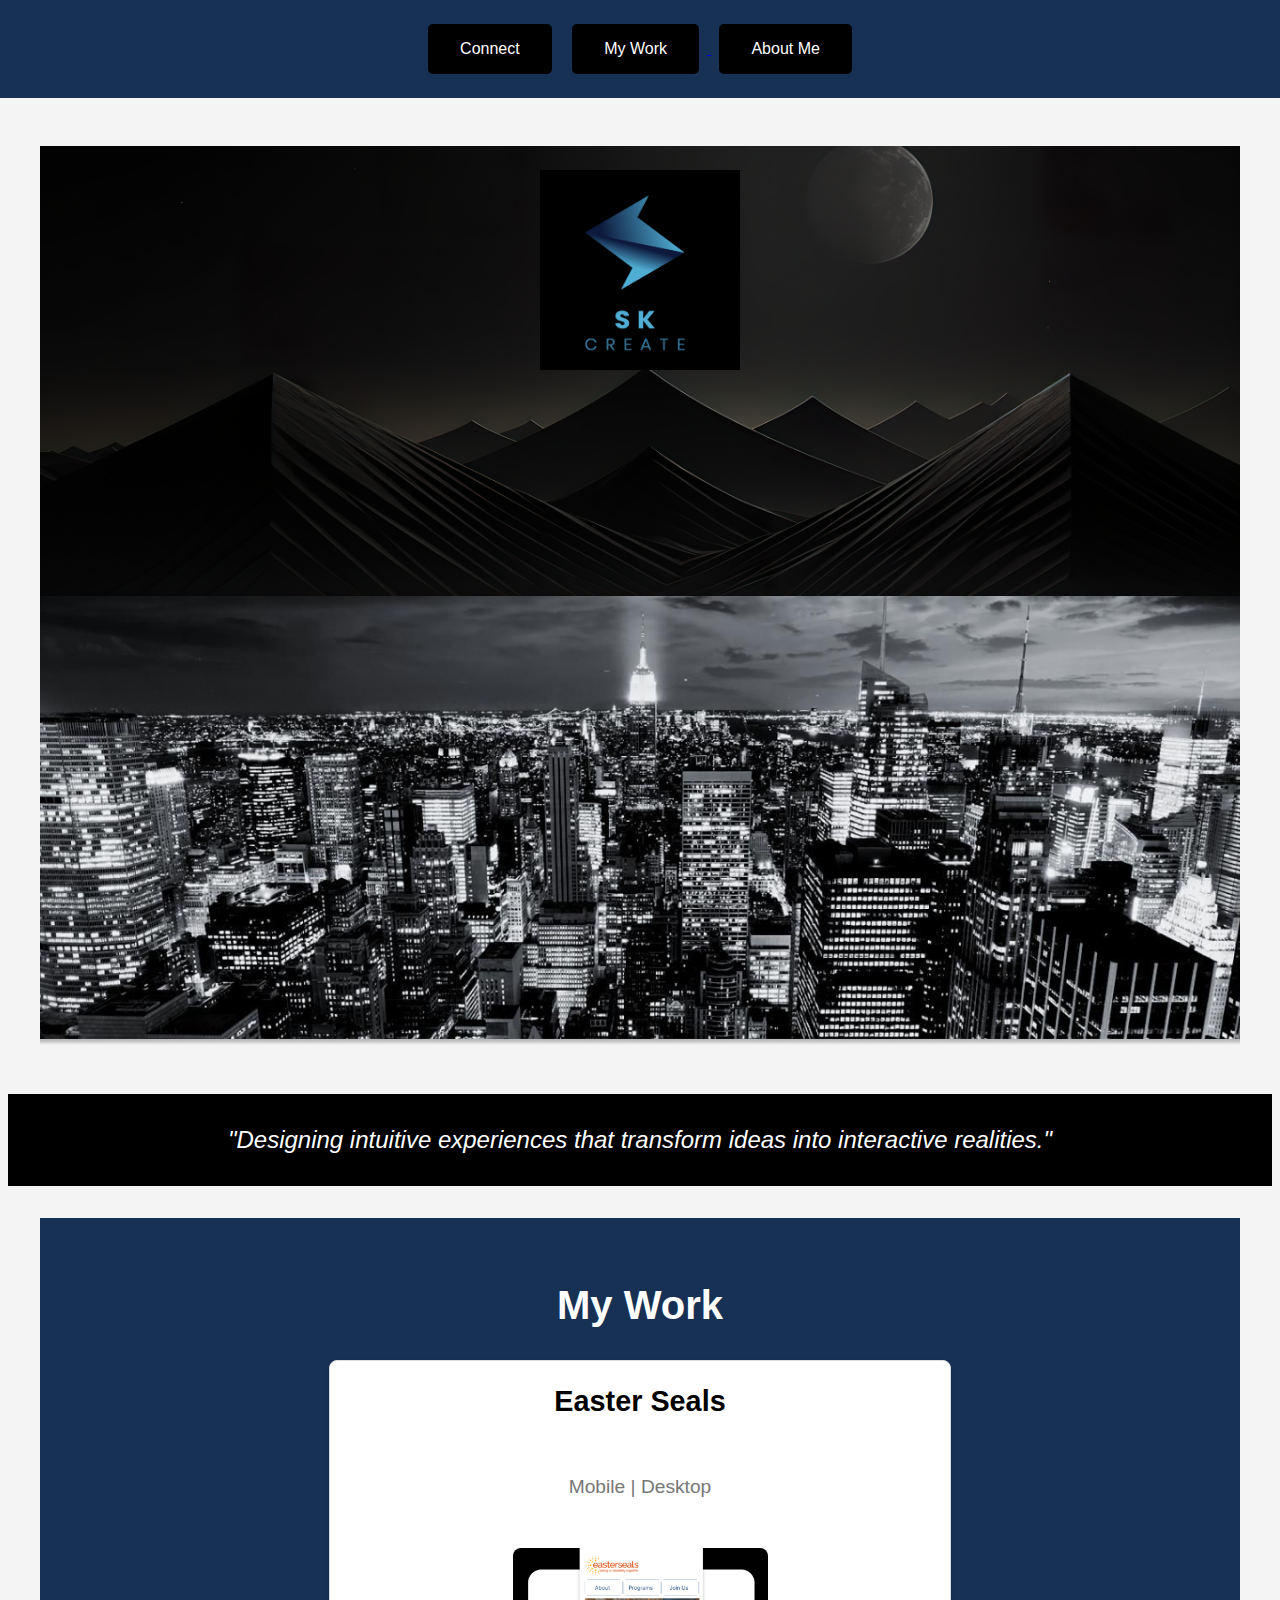
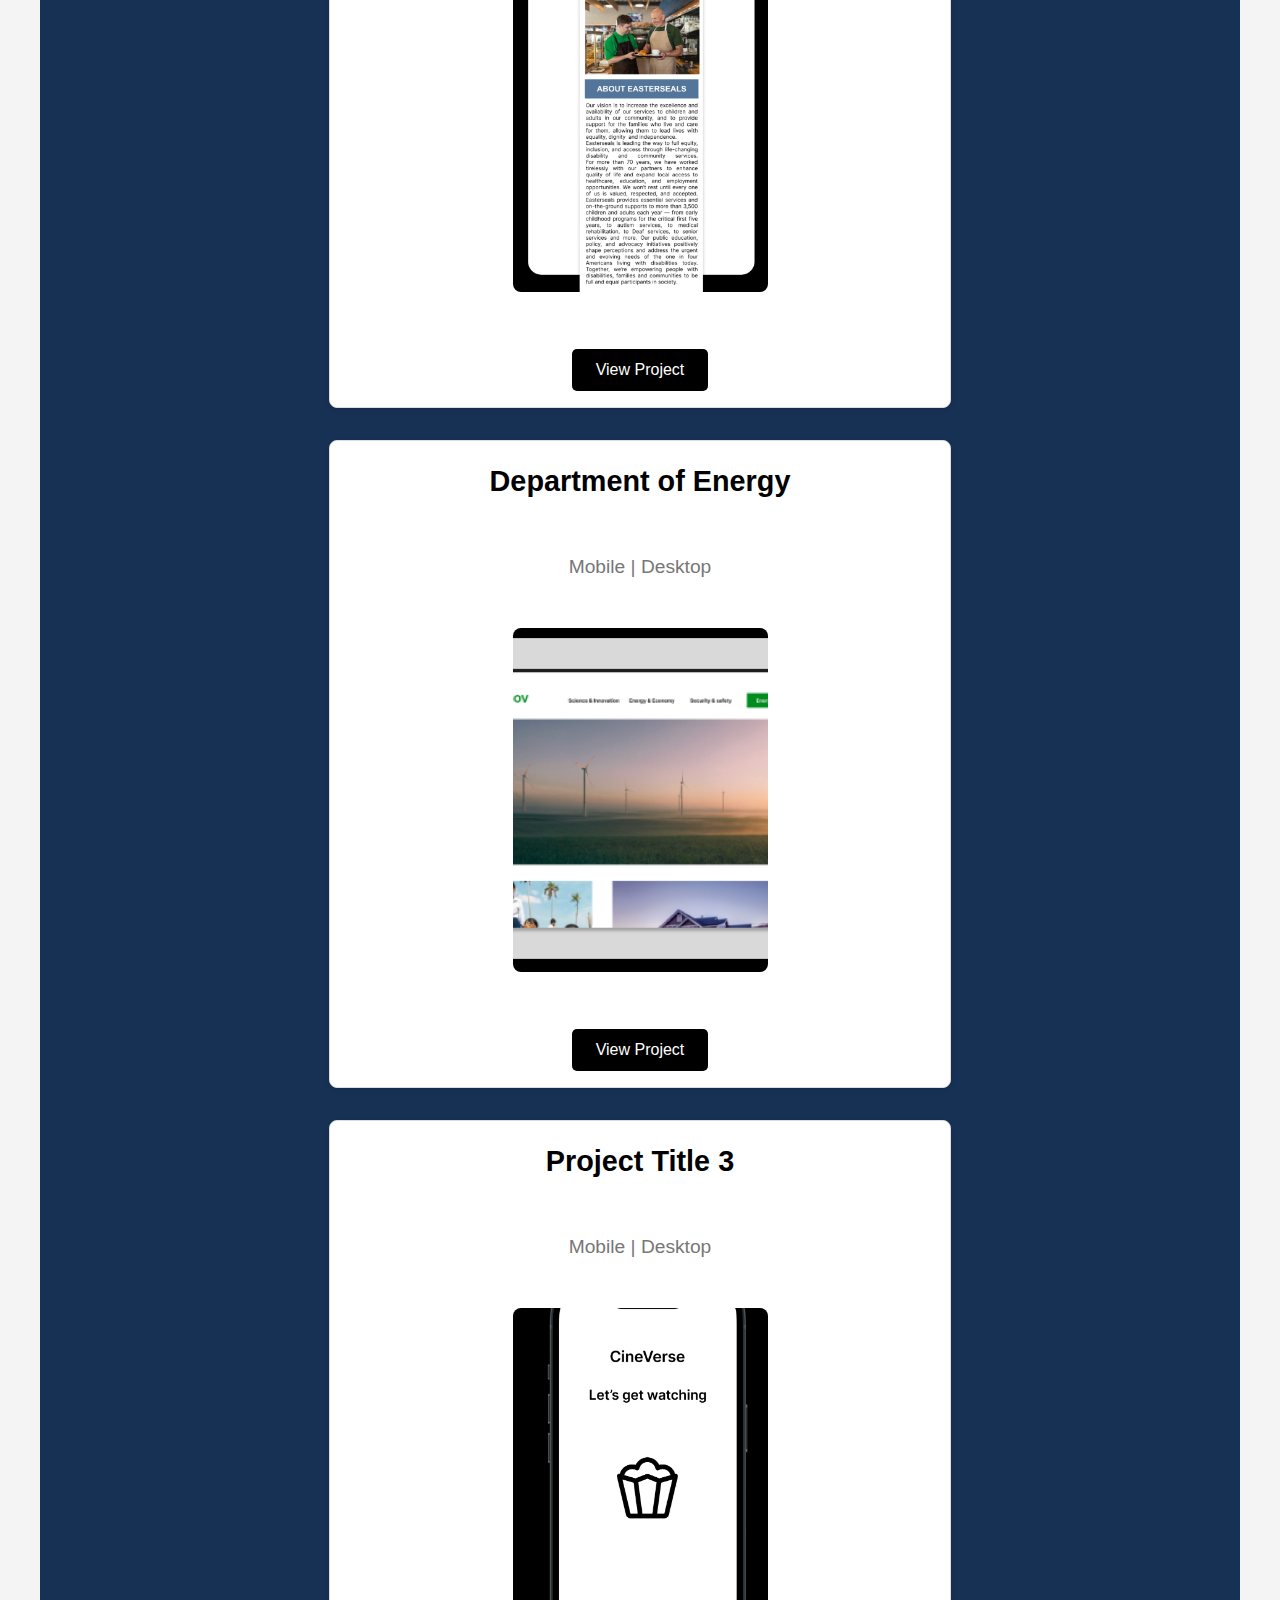
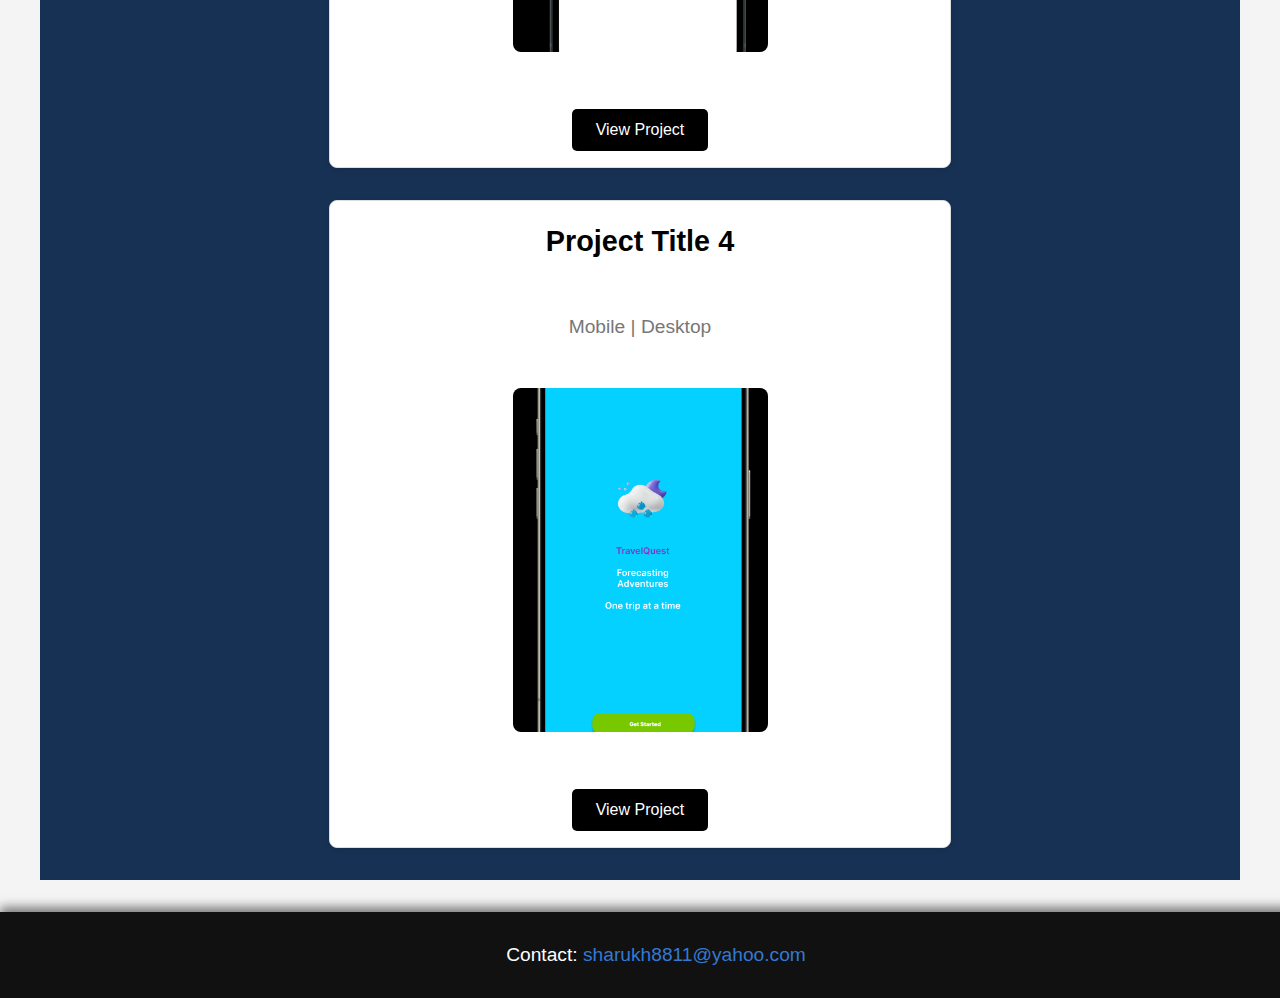
<file: index.html>
<!DOCTYPE html>
<html lang="en">
<head>
    <meta charset="UTF-8">
    <meta name="viewport" content="width=device-width, initial-scale=1.0">
    <title>Portfolio</title>
    <link rel="stylesheet" href="style.css">
    <script src="https://ajax.googleapis.com/ajax/libs/jquery/3.7.1/jquery.min.js"></script>
</head>

<body>

    <!-- Header Section -->
    <header class="header">
        <nav>
            <button class="nav-button">Connect</button> 
            <a href="myuxuiskills.html"><button class="nav-button">My Work</button> </a>
            <button class="nav-button">About Me</button>
        </nav>
    </header>

    <!-- Banner Section with Two Images -->
    <section class="banner-section">
        <div class="banner-image banner-image-top">
            <img src="Images/b4.png" alt="Top Image">
        </div>
        <div class="banner-image banner-image-bottom">
            <img src="Images/Background wallpaper 2.png"Bottom Image">
        </div>
    </section>

   <!-- Bird Image -->
<img src="Images/bird.gif" alt="Flying Bird" class="bird">



<!-- Quote Section -->
<section class="quote-section">
    <blockquote>
        "Designing intuitive experiences that transform ideas into interactive realities."
    </blockquote>
    <img src="Images/logo.png" alt="Pinwheel" class="pinwheel">
</section>


    <!-- My Work Section -->
    <section class="my-work">
        <h2>My Work</h2>
        <div class="work-container">
            <div class="work-item" id="project1">
                <h3>Easter Seals</h3>
                <p>Mobile | Desktop</p>
                <img src="Images/eastersealsmobile.png" alt="Easter Seals Project">
                <button>View Project</button>
            </div>
            <div class="work-item" id="project2">
                <h3>Department of Energy</h3>
                <p>Mobile | Desktop</p>
                <img src="Images/departmentofenergy.png"Department of Energy Project">
                <button>View Project</button>
            </div>
            <div class="work-item" id="project3">
                <h3>Project Title 3</h3>
                <p>Mobile | Desktop</p>
                <img src="Images/CInverse.png" alt="Project 3">
                <button>View Project</button>
            </div>
            <div class="work-item" id="project4">
                <h3>Project Title 4</h3>
                <p>Mobile | Desktop</p>
                <img src="Images/Travelquest.png" alt="Project 4">
                <button>View Project</button>
            </div>
        </div>
    </section>
    
   

    <footer class="footer">
        <p>Contact: <a href="mailto:sharukh8811@yahoo.com">sharukh8811@yahoo.com</a></p>
    </footer>

    <script src="js/script.js"></script>

</body>
</html>
</file>
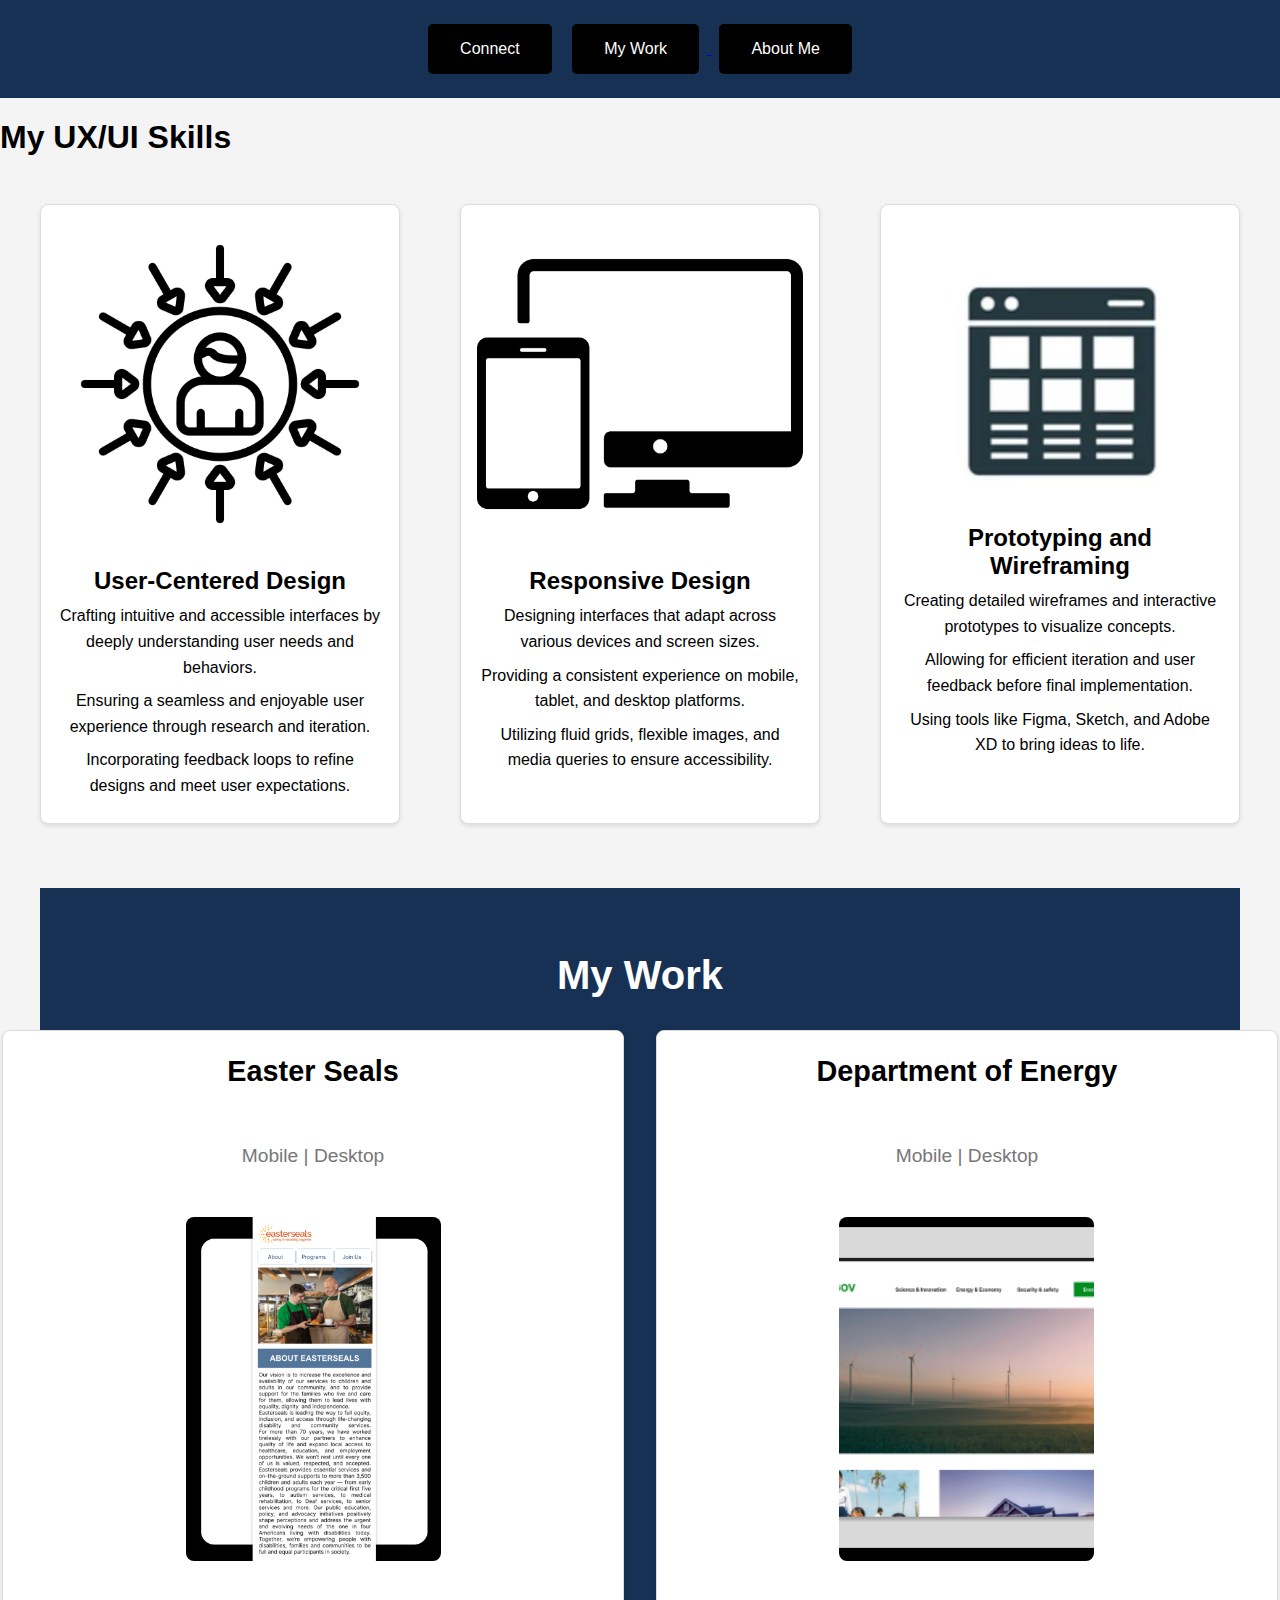
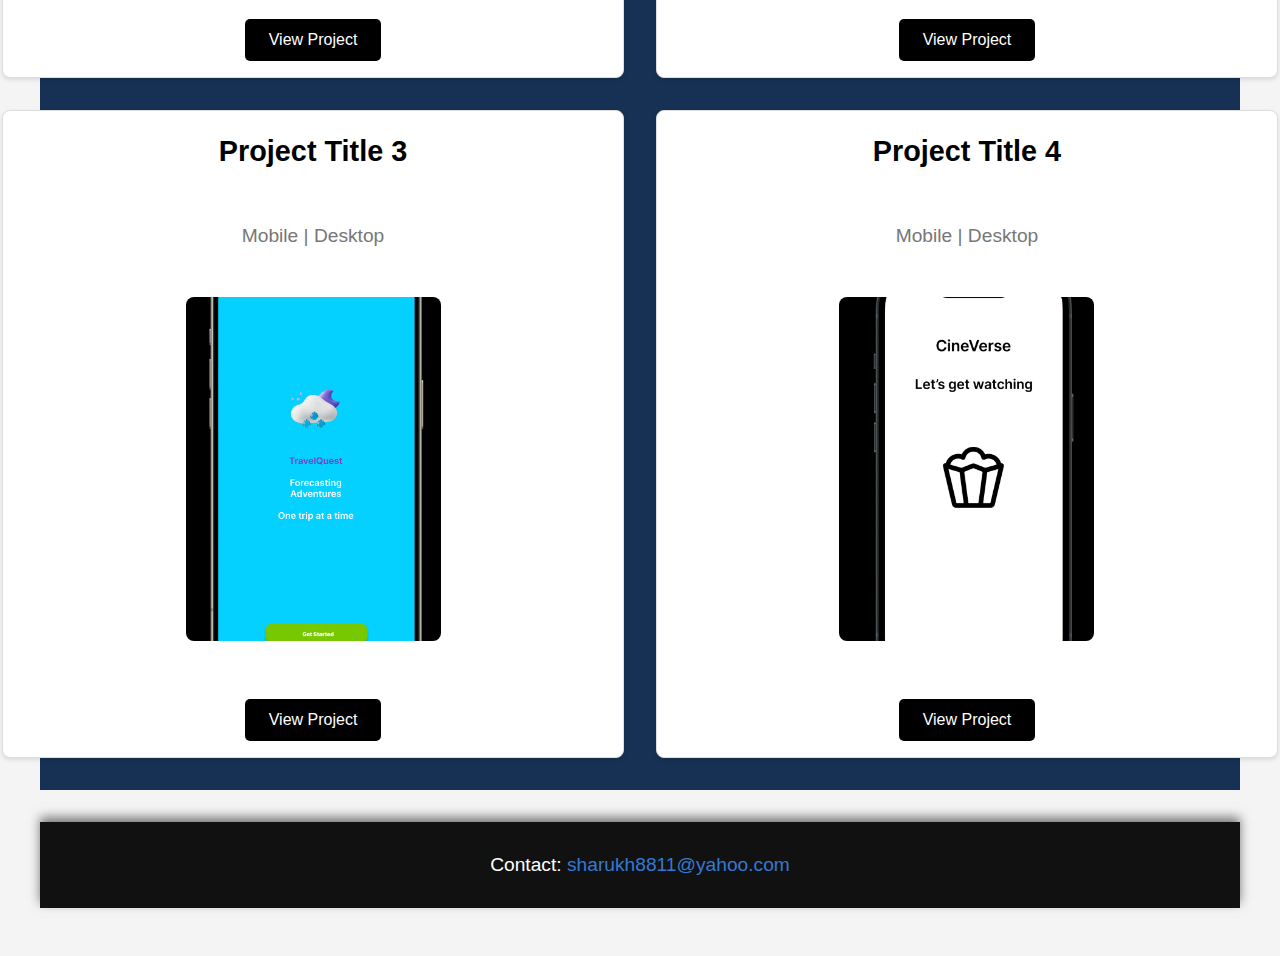
<file: myuxuiskills.html>
<!DOCTYPE html>
<html lang="en">
    
<head>
    <link rel="stylesheet" href="style.css">
    <meta charset="UTF-8">
    <meta name="viewport" content="width=device-width, initial-scale=1.0">
    <title>Document</title>
</head>

<body>
    <!-- Header Section -->
    <header class="header">
        <nav>
            <button class="nav-button">Connect</button> 
            <a href="index.html"><button class="nav-button">My Work</button> </a>
            <button class="nav-button">About Me</button>
        </nav>
    </header>

        <h1>My UX/UI Skills</h1>
</body>

    <section class="skills">

    <div class="skill">
        <img src="Images/US.jpeg"User-Centered Design Image">
        <h3>User-Centered Design</h3>
        <p>Crafting intuitive and accessible interfaces by deeply understanding user needs and behaviors.</p>
        <p>Ensuring a seamless and enjoyable user experience through research and iteration.</p>
        <p>Incorporating feedback loops to refine designs and meet user expectations.</p>
    </div>

    <div class="skill">
        <img src="Images/n.png" alt="Responsive Design Image">
        <h3>Responsive Design</h3>
        <p>Designing interfaces that adapt across various devices and screen sizes.</p>
        <p>Providing a consistent experience on mobile, tablet, and desktop platforms.</p>
        <p>Utilizing fluid grids, flexible images, and media queries to ensure accessibility.</p>
    </div>
    
    <div class="skill">
        <img src="Images/Wireframe.png" alt="Prototyping and Wireframing Image">
        <h3>Prototyping and Wireframing</h3>
        <p>Creating detailed wireframes and interactive prototypes to visualize concepts.</p>
        <p>Allowing for efficient iteration and user feedback before final implementation.</p>
        <p>Using tools like Figma, Sketch, and Adobe XD to bring ideas to life.</p>
    </div>
    


<!-- My Work Section Constructed using CSS Grid -->
<section class="my-work">
    <h2>My Work</h2>
    <div class="workGrid">
        <div class="work-item" id="project1">
            <h3>Easter Seals</h3>
            <p>Mobile | Desktop</p>
            <img src="Images/eastersealsmobile.png" alt="Easter Seals Project">
            <button>View Project</button>
        </div>
        <div class="work-item" id="project2">
            <h3>Department of Energy</h3>
            <p>Mobile | Desktop</p>
            <img src="Images/departmentofenergy.png" alt="Department of Energy Project">
            <button>View Project</button>
        </div>
        <div class="work-item" id="project3">
            <h3>Project Title 3</h3>
            <p>Mobile | Desktop</p>
            <img src="Images/Travelquest.png" alt="Project 3">
            <button>View Project</button>
        </div>
        <div class="work-item" id="project4">
            <h3>Project Title 4</h3>
            <p>Mobile | Desktop</p>
            <img src="Images/CInverse.png" alt="Project 4">
            <button>View Project</button>
        </div>
    </div>
</section>


<footer class="footer">
    <p>Contact: <a href="mailto:sharukh8811@yahoo.com">sharukh8811@yahoo.com</a></p>
</footer>

</html>
</file>
<file: style.css>
/* Home page */
body {
    background-color: white;
}
header {
    background-color: rgb(0, 54, 82);  
}
li {
    border-radius: 17px;
    width: 163px;
    height: 18px;
    background-color: #D9D9D9;
}

/* My Ux/Ui Skills Page */


body {
    font-family: Arial, sans-serif;
    margin: 50;
    padding: 50;
    background-color: #f4f4f4;
    color: #000000;
}

/* Header styling */
header {
    background-color: #000000;
    color: white;
    text-align: center;
    padding: 3rem 0;
}

header h1 {
    margin: 50;
    font-size: 2.5rem;
}

/* Section styling */
section {
    max-width: 1200px;
    margin: 2rem auto;
    padding: 1rem;
    text-align: center;
}

/* Skills section styling */
.skills {
    display: flex;
    justify-content: space-between;
    flex-wrap: wrap;
    margin-top: 2rem;
}

/* Individual skill block styling */
.skill {
    width: 30%;
    padding: 1rem;
    background-color: #fff;
    border: 1px solid #ddd;
    border-radius: 8px;
    box-shadow: 0 2px 4px rgba(0, 0, 0, 0.1);
    margin-bottom: 2rem;
    box-sizing: border-box;
}

/* Image styling within skill blocks */
.skill img {
    width: 100%;
    height: auto;
    border-radius: 8px;
}

/* Title styling within skill blocks */
.skill h3 {
    margin: 1rem 0 0.5rem;
    font-size: 1.5rem;
    color: #000000;
}

/* Paragraph styling within skill blocks */
.skill p {
    margin: 0.5rem 0;
    line-height: 1.6;
}

/* Responsive design adjustments */
@media screen and (max-width: 768px) {
    .skills {
        flex-direction: column;
        align-items: center;
    }

    .skill {
        width: 80%;
    }
}

@media screen and (min-width: 769px) and (max-width: 1024px) {
    .skill {
        width: 45%;
    }
}


/* Responsive design for smaller screens */
@media screen and (max-width: 600px) {
    .work-item {
        width: 90%;
        height: auto;
    }
}


/* Footer styling */
.footer {
    background-color: #000;
    color: white;
    text-align: left;
    padding: 1rem;
    position: fixed;
    width: 100%;
    bottom: 0;
    left: 0;
}

.footer p {
    margin: 0;
    font-size: 1rem;
}

.footer a {
    color: white;
    text-decoration: none;
}

.footer a:hover {
    text-decoration: underline;
}



/* My Work section styling */
.my-work {
    text-align: center;
    padding: 2rem 0;
    background-color: #f9f9f9;
}

.my-work h2 {
    font-size: 2.5rem;
    color: #000000;
    margin-bottom: 2rem;
}

/* Grid Container Styling */
.workGrid {
    display: grid;
    grid-template-columns: 1fr 1fr;
    grid-template-rows: repeat(2, auto);
    gap: 2rem;
    justify-content: center; /* Centering the grid content */
    padding: 0 2rem;
}

/* Work item styling */
.work-item {
    width: 621.98px;
    height: 648px;
    background-color: #fff;
    border: 1px solid #ddd;
    border-radius: 8px;
    box-shadow: 0 2px 4px rgba(0, 0, 0, 0.1);
    display: flex;
    flex-direction: column;
    justify-content: space-between;
    align-items: center;
    padding: 1rem;
    box-sizing: border-box;
}

.work-item h3 {
    font-size: 1.8rem;
    color: #000; /* Changed to black */
    margin: 0.5rem 0;
}

.work-item p {
    font-size: 1.2rem;
    color: #777;
    margin: 0.5rem 0;
}

/* Project image styling */
.work-item img {
    width: 255px;  /* Fixed width */
    height: 344px; /* Fixed height */
    border-radius: 8px;
    margin-bottom: 1rem;
    object-fit: cover; /* Ensures image covers the area without distortion */
}

.work-item button {
    background-color: #000; /* Changed to black */
    color: white;
    border: none;
    padding: 0.75rem 1.5rem;
    font-size: 1rem;
    cursor: pointer;
    border-radius: 5px;
    transition: background-color 0.3s ease;
}

.work-item button:hover {
    background-color: #333; /* Slightly lighter black on hover */
}

/* Mobile Media Query */
@media screen and (max-width: 600px) {
    .workGrid {
        grid-template-columns: 1fr;
        grid-template-rows: repeat(4, auto);
        gap: 1.5rem;
    }

    .work-item {
        width: 100%;
        height: auto;
    }
}




/* Home Page */
/* General Styles */
body {
    font-family: Arial, sans-serif;
    margin: 0;
    padding: 0;
    box-sizing: border-box;
}

/* Header Section */
.header {
    background-color: #173154; /* Black background */
    padding: 1rem;
    text-align: center;
}

.nav-button {
    background-color: #000000; /* Grey buttons */
    color: white;
    border: none;
    padding: 1rem 2rem;
    margin: 0.5rem;
    font-size: 1rem;
    cursor: pointer;
    border-radius: 5px;
    transition: background-color 0.3s ease;
}

.nav-button:hover {
    background-color: #666; /* Darker grey on hover */
}

/* Banner Section */
.banner-section {
    width: 100%;
}

.banner-image {
    width: 100%;
    height: 50vh; /* Each image covers half of the viewport height */
    overflow: hidden;
}

.banner-image img {
    width: 100%;
    height: 100%;
    object-fit: cover; /* Ensures the image covers the entire area without distortion */
}

/* Quote Section */
.quote-section {
    text-align: center;
    padding: 2rem;
    background-color: #000000;
    font-style: italic;
}

.quote-section blockquote {
    font-size: 1.5rem;
    margin: 0;
    color: #ffffff;
}

/* My Work section styling */
.my-work {
    text-align: center;
    padding: 2rem 0;
    background-color: #173154;
}

.my-work h2 {
    font-size: 2.5rem;
    color: #ffffff;
    margin-bottom: 2rem;
}

/* Work container styling */
.work-container {
    display: flex;
    flex-wrap: wrap;
    justify-content: center;
    gap: 2rem;
}

.work-item {
    width: 621.98px;
    height: 648px;
    background-color: #fff;
    border: 1px solid #ddd;
    border-radius: 8px;
    box-shadow: 0 2px 4px rgba(0, 0, 0, 0.1);
    display: flex;
    flex-direction: column;
    justify-content: space-between;
    align-items: center;
    padding: 1rem;
    box-sizing: border-box;
}

.work-item h3 {
    font-size: 1.8rem;
    color: #000; /* Black title color */
    margin: 0.5rem 0;
}

.work-item p {
    font-size: 1.2rem;
    color: #777;
    margin: 0.5rem 0;
}

/* Project image styling */
.work-item img {
    width: 255px;  /* Fixed width */
    height: 344px; /* Fixed height */
    border-radius: 8px;
    margin-bottom: 1rem;
    object-fit: cover; /* Ensures image covers the area without distortion */
}

.work-item button {
    background-color: #000; /* Black button color */
    color: white;
    border: none;
    padding: 0.75rem 1.5rem;
    font-size: 1rem;
    cursor: pointer;
    border-radius: 5px;
    transition: background-color 0.3s ease;
}

.work-item button:hover {
    background-color: #333; /* Slightly lighter black on hover */
}


/* Enhanced Footer Styling */
.footer {
    background-color: #111; /* Darker background for contrast */
    color: white;
    text-align: center; /* Center the text */
    padding: 2rem 1rem; /* Larger padding for a more spacious feel */
    position: relative; /* Changed from fixed to relative for a full-width footer without overlapping content */
    width: 100%;
    bottom: 0;
    box-shadow: 0 -5px 10px rgba(0, 0, 0, 0.5); /* Add a subtle shadow for depth */
}

.footer p {
    margin: 0;
    font-size: 1.2rem; /* Slightly larger font size for readability */
    font-weight: 300; /* Light font weight for a modern look */
}

.footer a {
    color: #3379d4; /* Accent color for links */
    text-decoration: none;
    font-weight: 500; /* Slightly bolder links */
    transition: color 0.3s ease; /* Smooth transition on hover */
}

.footer a:hover {
    color: #ffffff; /* Change link color on hover */
    text-decoration: underline;
}


.animation {
background: #000000; 
height:100px;
width:100px;
position:relative;
}

.fit {
    wdith: 50%;
}



.pinwheel {
    position: absolute;
    top: 30%; /* Adjust this value to move the image higher */
    left: 50%;
    width: 200px; /* Larger size */
    height: 200px;
    transform: translate(-50%, -50%);
    transition: transform 1s ease-in-out;
}

.spin {
    transform: translate(-50%, -50%) rotate(360deg);
}

.bird {
    position: fixed;
    top: 40%; /* Adjust as needed */
    left: -100px; /* Start off-screen */
    width: 100px;
    height: 100px;
    clip-path: polygon(50% 0%, 100% 50%, 50% 100%, 0% 50%); /* Creates a diamond shape */
    transition: transform 2s ease-in-out;
    z-index: 1000; /* Ensure the bird is above other elements */
}

.fly-across {
    transform: translateX(100vw); /* Move the diamond across the screen */
}
</file>
